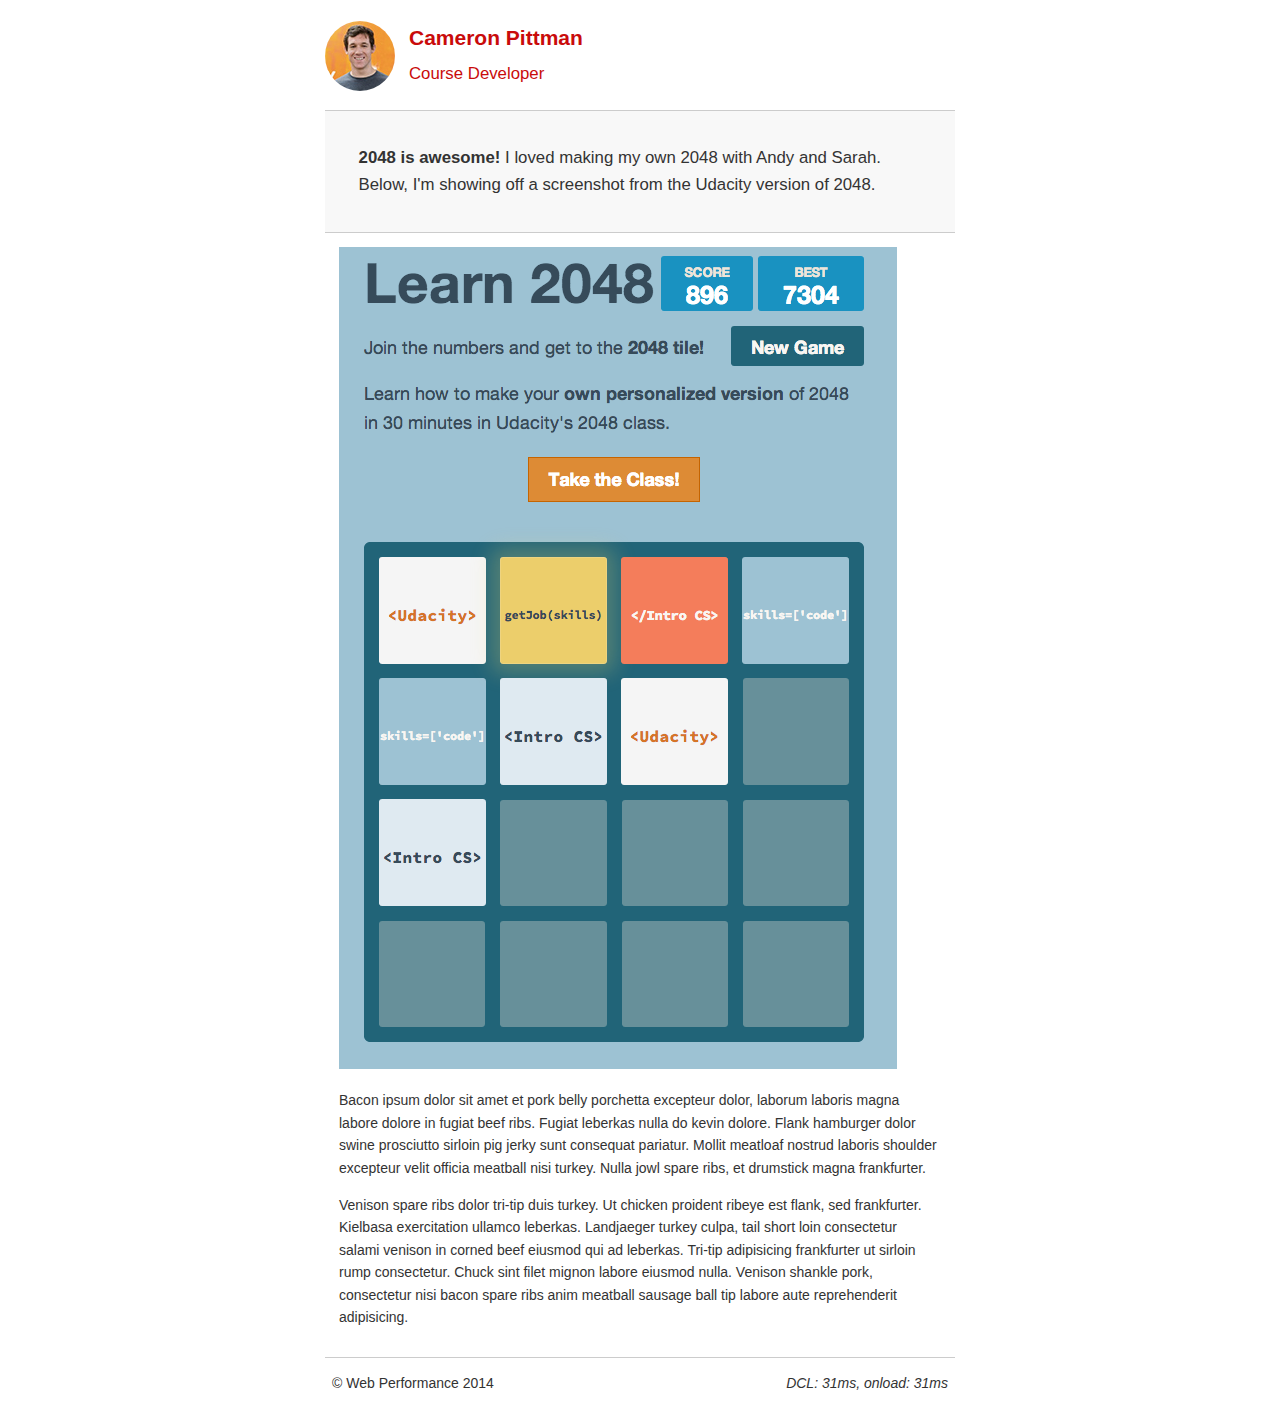
<file: project-2048.html>
<!DOCTYPE html>
<html lang="en">
  <head>
    <meta charset="utf-8">
    <meta name="viewport" content="width=device-width, initial-scale=1">
    <meta name="description" content=" FILL ME IN ">
    <meta name="author" content=" FILL ME IN ">
    <title>Cameron Pittman: Portfolio</title>

    <!-- Hmm, what is the impact of web fonts on speed? Measure it... -->
    <!-- <link href="//fonts.googleapis.com/css?family=Open+Sans:400,700" rel="stylesheet"> -->

    <link href="css/style.css" rel="stylesheet">
    <link href="css/print.css" rel="stylesheet">

    <script>
      (function(w,g){w['GoogleAnalyticsObject']=g;
      w[g]=w[g]||function(){(w[g].q=w[g].q||[]).push(arguments)};w[g].l=1*new Date();})(window,'ga');

      // Optional TODO: replace with your Google Analytics profile ID.
      ga('create', 'UA-XXXX-Y');
      ga('send', 'pageview');
    </script>
    <script src="//www.google-analytics.com/analytics.js"></script>
    <script src="js/perfmatters.js"></script>
  </head>

  <body>
    <header>
      <a href="/"><img src="img/profilepic.jpg"></a>
      <p>Cameron Pittman<br><span>Course Developer</span></p>
    </header>

    <div class="container">
      <div class="hero">
        <strong>2048 is awesome!</strong> I loved making my own 2048 with Andy and Sarah. Below, I'm showing off a screenshot from the Udacity version of 2048.
      </div>

      <div class="content">

        <img class="img-responsive" src="img/2048.png">

        <p>Bacon ipsum dolor sit amet et pork belly porchetta excepteur dolor, laborum laboris magna labore dolore in fugiat beef ribs. Fugiat leberkas nulla do kevin dolore. Flank hamburger dolor swine prosciutto sirloin pig jerky sunt consequat pariatur. Mollit meatloaf nostrud laboris shoulder excepteur velit officia meatball nisi turkey. Nulla jowl spare ribs, et drumstick magna frankfurter.</p>

        <p>Venison spare ribs dolor tri-tip duis turkey. Ut chicken proident ribeye est flank, sed frankfurter. Kielbasa exercitation ullamco leberkas. Landjaeger turkey culpa, tail short loin consectetur salami venison in corned beef eiusmod qui ad leberkas. Tri-tip adipisicing frankfurter ut sirloin rump consectetur. Chuck sint filet mignon labore eiusmod nulla. Venison shankle pork, consectetur nisi bacon spare ribs anim meatball sausage ball tip labore aute reprehenderit adipisicing.</p>

    </div>

    <footer>
      <p>&copy; Web Performance 2014 <span id="crp-stats"></span></p>
    </footer>
  </body>
</html>
</file>
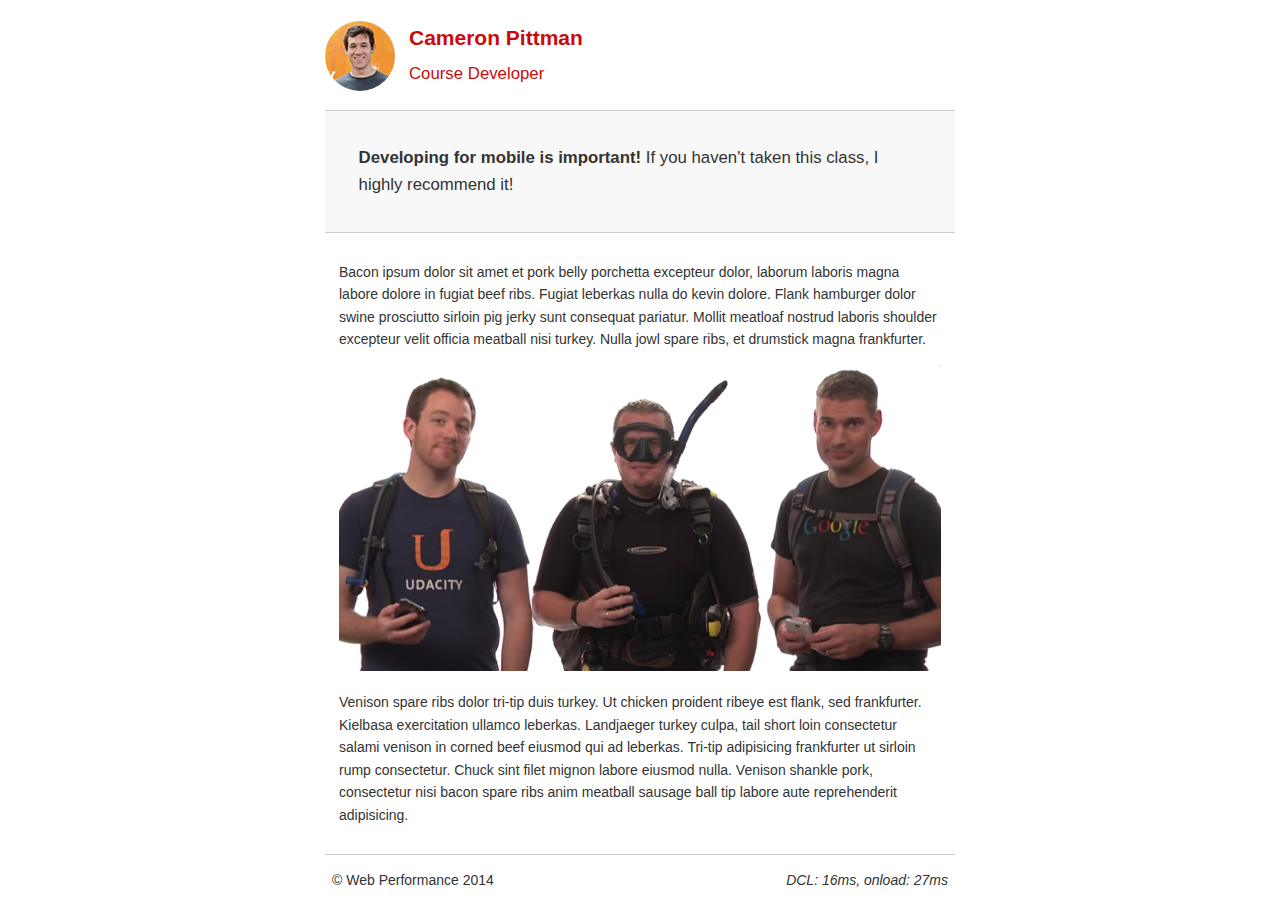
<file: project-mobile.html>
<!DOCTYPE html>
<html lang="en">
  <head>
    <meta charset="utf-8">
    <meta name="viewport" content="width=device-width, initial-scale=1">
    <meta name="description" content=" FILL ME IN ">
    <meta name="author" content=" FILL ME IN ">
    <title>Cameron Pitman: Portfolio</title>

    <!-- Hmm, what is the impact of web fonts on speed? Measure it... -->
    <!-- <link href="//fonts.googleapis.com/css?family=Open+Sans:400,700" rel="stylesheet"> -->

    <link href="css/style.css" rel="stylesheet">
    <link href="css/print.css" rel="stylesheet">

    <script>
      (function(w,g){w['GoogleAnalyticsObject']=g;
      w[g]=w[g]||function(){(w[g].q=w[g].q||[]).push(arguments)};w[g].l=1*new Date();})(window,'ga');

      // Optional TODO: replace with your Google Analytics profile ID.
      ga('create', 'UA-XXXX-Y');
      ga('send', 'pageview');
    </script>
    <script src="http://www.google-analytics.com/analytics.js"></script>
    <script async src="js/perfmatters.js"></script>
  </head>

  <body>
    <header>
      <a href="/"><img src="img/profilepic.jpg"></a>
      <p>Cameron Pittman<br><span>Course Developer</span></p>
    </header>

    <div class="container">
      <div class="hero">
        <strong>Developing for mobile is important!</strong> If you haven't taken this class, I highly recommend it!
      </div>

      <div class="content">

        <p>Bacon ipsum dolor sit amet et pork belly porchetta excepteur dolor, laborum laboris magna labore dolore in fugiat beef ribs. Fugiat leberkas nulla do kevin dolore. Flank hamburger dolor swine prosciutto sirloin pig jerky sunt consequat pariatur. Mollit meatloaf nostrud laboris shoulder excepteur velit officia meatball nisi turkey. Nulla jowl spare ribs, et drumstick magna frankfurter.</p>

        <img src="img/mobilewebdev.jpg">

        <p>Venison spare ribs dolor tri-tip duis turkey. Ut chicken proident ribeye est flank, sed frankfurter. Kielbasa exercitation ullamco leberkas. Landjaeger turkey culpa, tail short loin consectetur salami venison in corned beef eiusmod qui ad leberkas. Tri-tip adipisicing frankfurter ut sirloin rump consectetur. Chuck sint filet mignon labore eiusmod nulla. Venison shankle pork, consectetur nisi bacon spare ribs anim meatball sausage ball tip labore aute reprehenderit adipisicing.</p>

    </div>

    <footer>
      <p>&copy; Web Performance 2014 <span id="crp-stats"></span></p>
    </footer>
  </body>
</html>
</file>
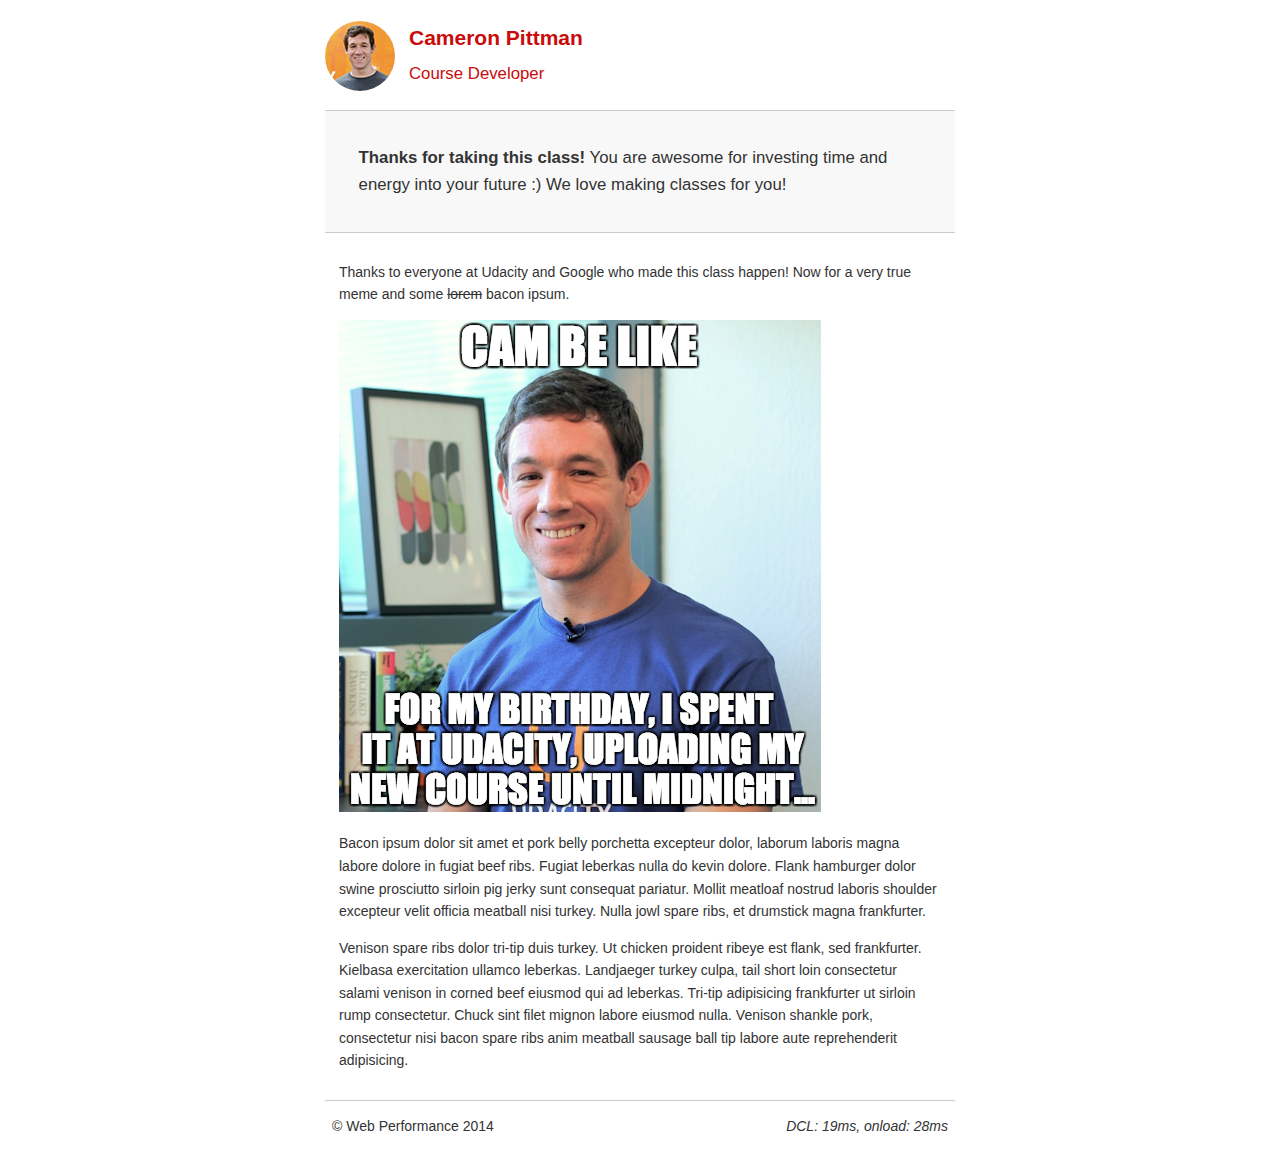
<file: project-webperf.html>
<!DOCTYPE html>
<html lang="en">
  <head>
    <meta charset="utf-8">
    <meta name="viewport" content="width=device-width, initial-scale=1">
    <meta name="description" content=" FILL ME IN ">
    <meta name="author" content=" FILL ME IN ">
    <title>Cameron Pittman: Portfolio</title>

    <!-- Hmm, what is the impact of web fonts on speed? Measure it... -->
    <!-- <link href="//fonts.googleapis.com/css?family=Open+Sans:400,700" rel="stylesheet"> -->

    <link href="css/style.css" rel="stylesheet">
    <link href="css/print.css" rel="stylesheet">

    <script>
      (function(w,g){w['GoogleAnalyticsObject']=g;
      w[g]=w[g]||function(){(w[g].q=w[g].q||[]).push(arguments)};w[g].l=1*new Date();})(window,'ga');

      // Optional TODO: replace with your Google Analytics profile ID.
      ga('create', 'UA-XXXX-Y');
      ga('send', 'pageview');
    </script>
    <script src="http://www.google-analytics.com/analytics.js"></script>
    <script async src="js/perfmatters.js"></script>
  </head>

  <body>
    <header>
      <a href="/"><img src="img/profilepic.jpg"></a>
      <p>Cameron Pittman<br><span>Course Developer</span></p>
    </header>

    <div class="container">
      <div class="hero">
        <strong>Thanks for taking this class!</strong> You are awesome for investing time and energy into your future :) We love making classes for you!
      </div>

      <div class="content">

        <p>Thanks to everyone at Udacity and Google who made this class happen! Now for a very true meme and some <strike>lorem</strike> bacon ipsum.</p>

        <img src="img/cam_be_like.jpg">

        <p>Bacon ipsum dolor sit amet et pork belly porchetta excepteur dolor, laborum laboris magna labore dolore in fugiat beef ribs. Fugiat leberkas nulla do kevin dolore. Flank hamburger dolor swine prosciutto sirloin pig jerky sunt consequat pariatur. Mollit meatloaf nostrud laboris shoulder excepteur velit officia meatball nisi turkey. Nulla jowl spare ribs, et drumstick magna frankfurter.</p>

        <p>Venison spare ribs dolor tri-tip duis turkey. Ut chicken proident ribeye est flank, sed frankfurter. Kielbasa exercitation ullamco leberkas. Landjaeger turkey culpa, tail short loin consectetur salami venison in corned beef eiusmod qui ad leberkas. Tri-tip adipisicing frankfurter ut sirloin rump consectetur. Chuck sint filet mignon labore eiusmod nulla. Venison shankle pork, consectetur nisi bacon spare ribs anim meatball sausage ball tip labore aute reprehenderit adipisicing.</p>

    </div>

    <footer>
      <p>&copy; Web Performance 2014 <span id="crp-stats"></span></p>
    </footer>
  </body>
</html>
</file>
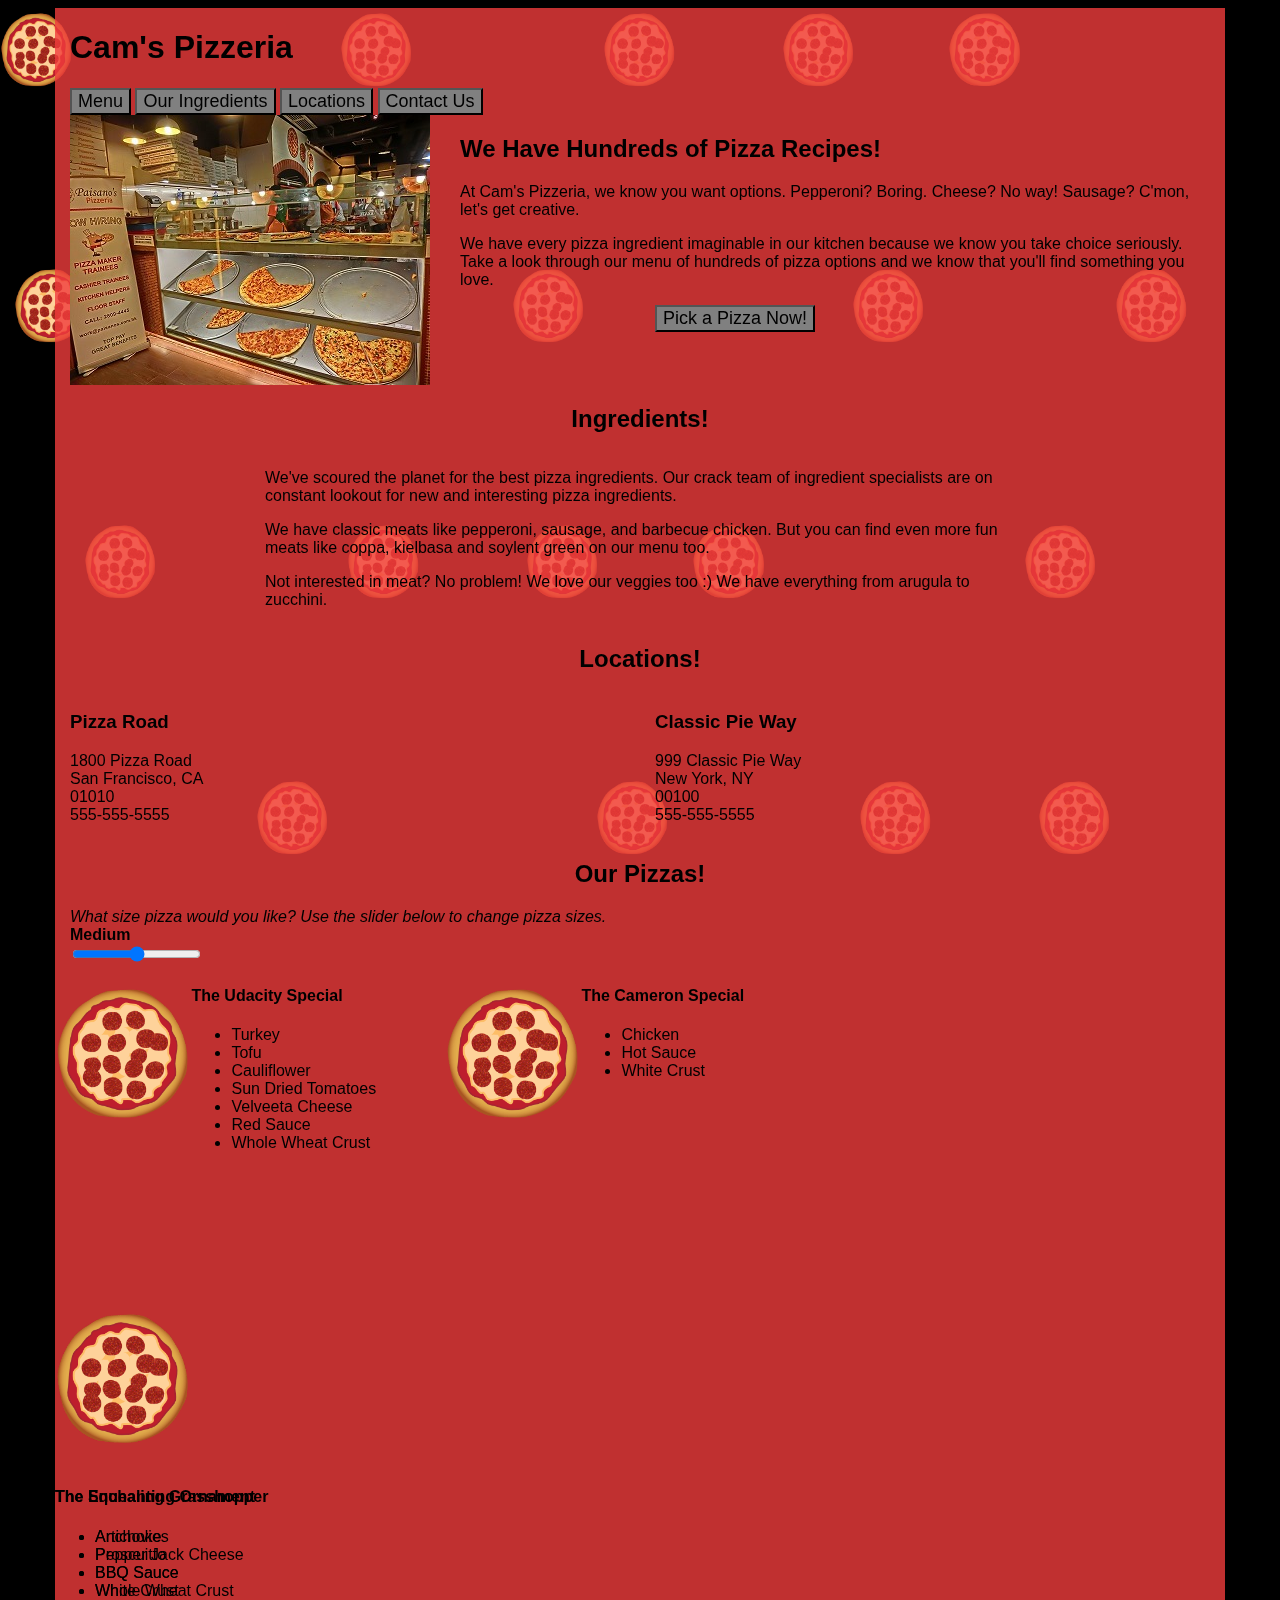
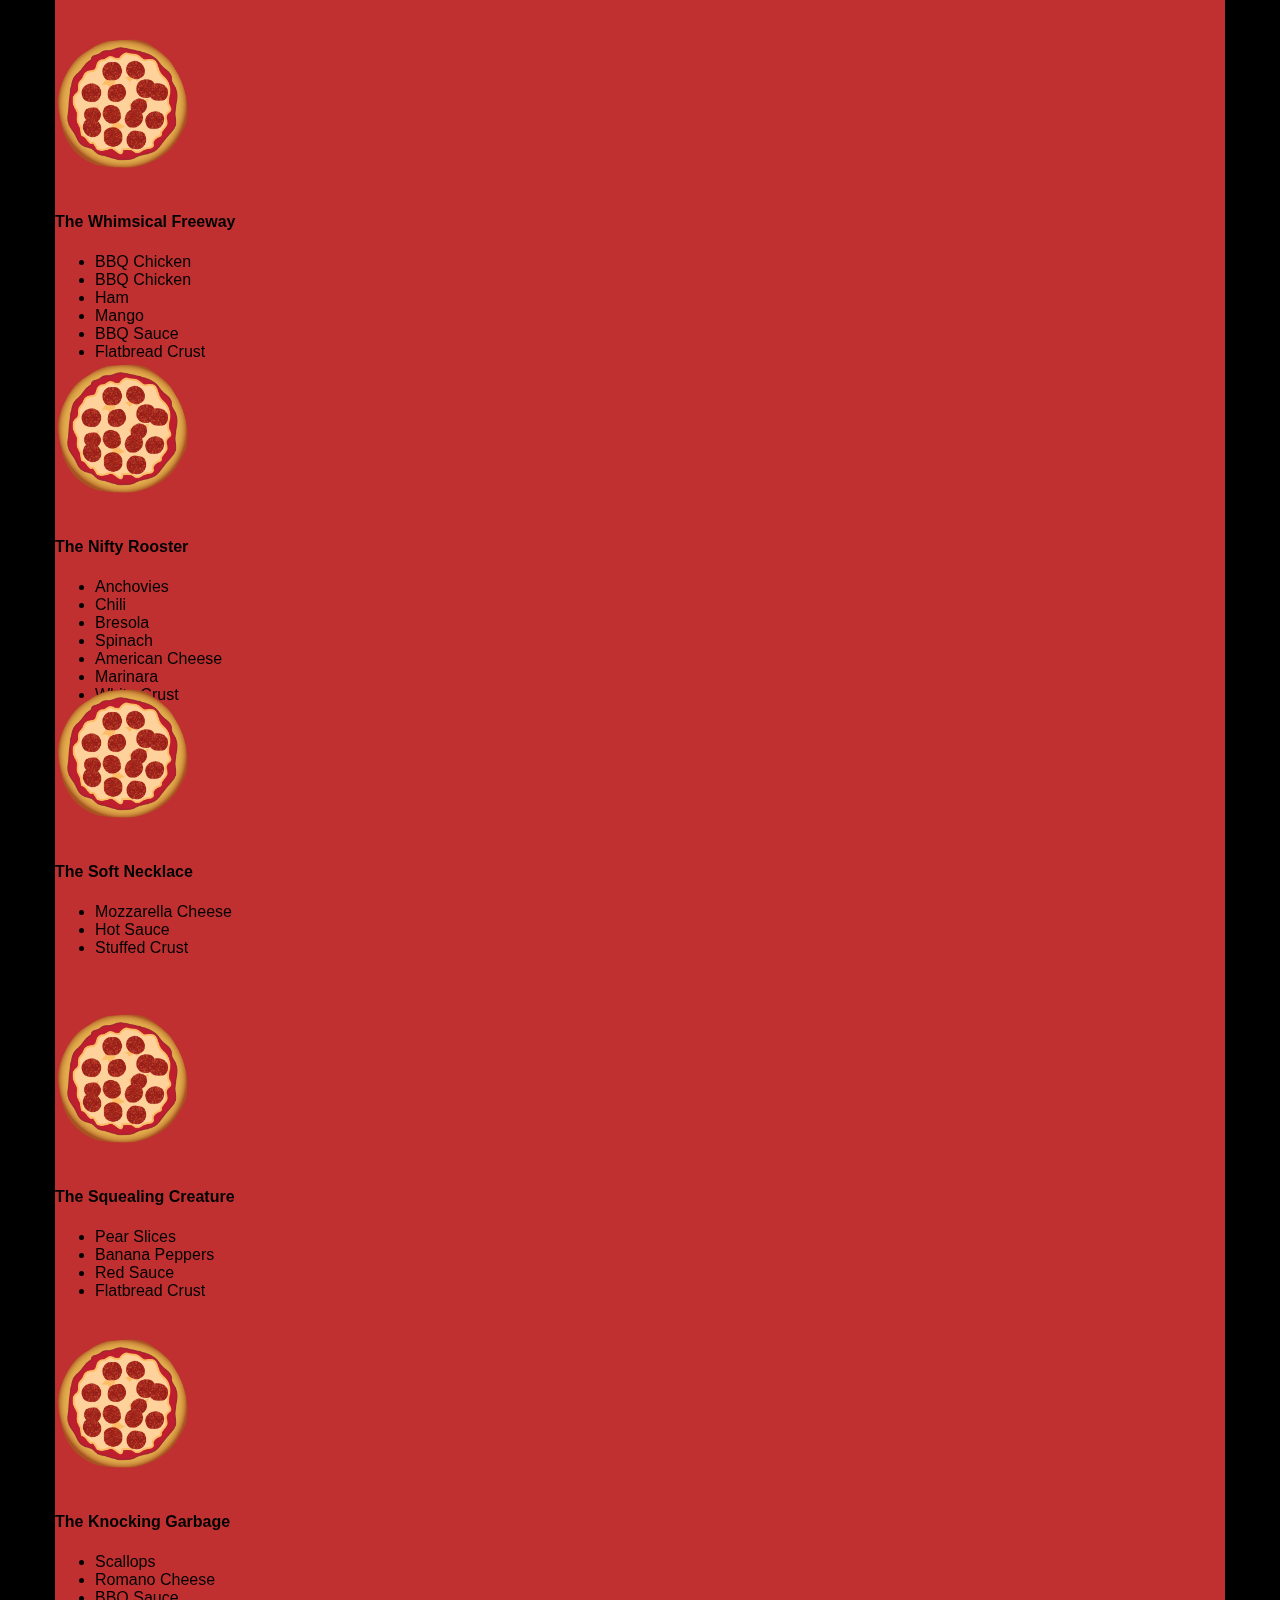
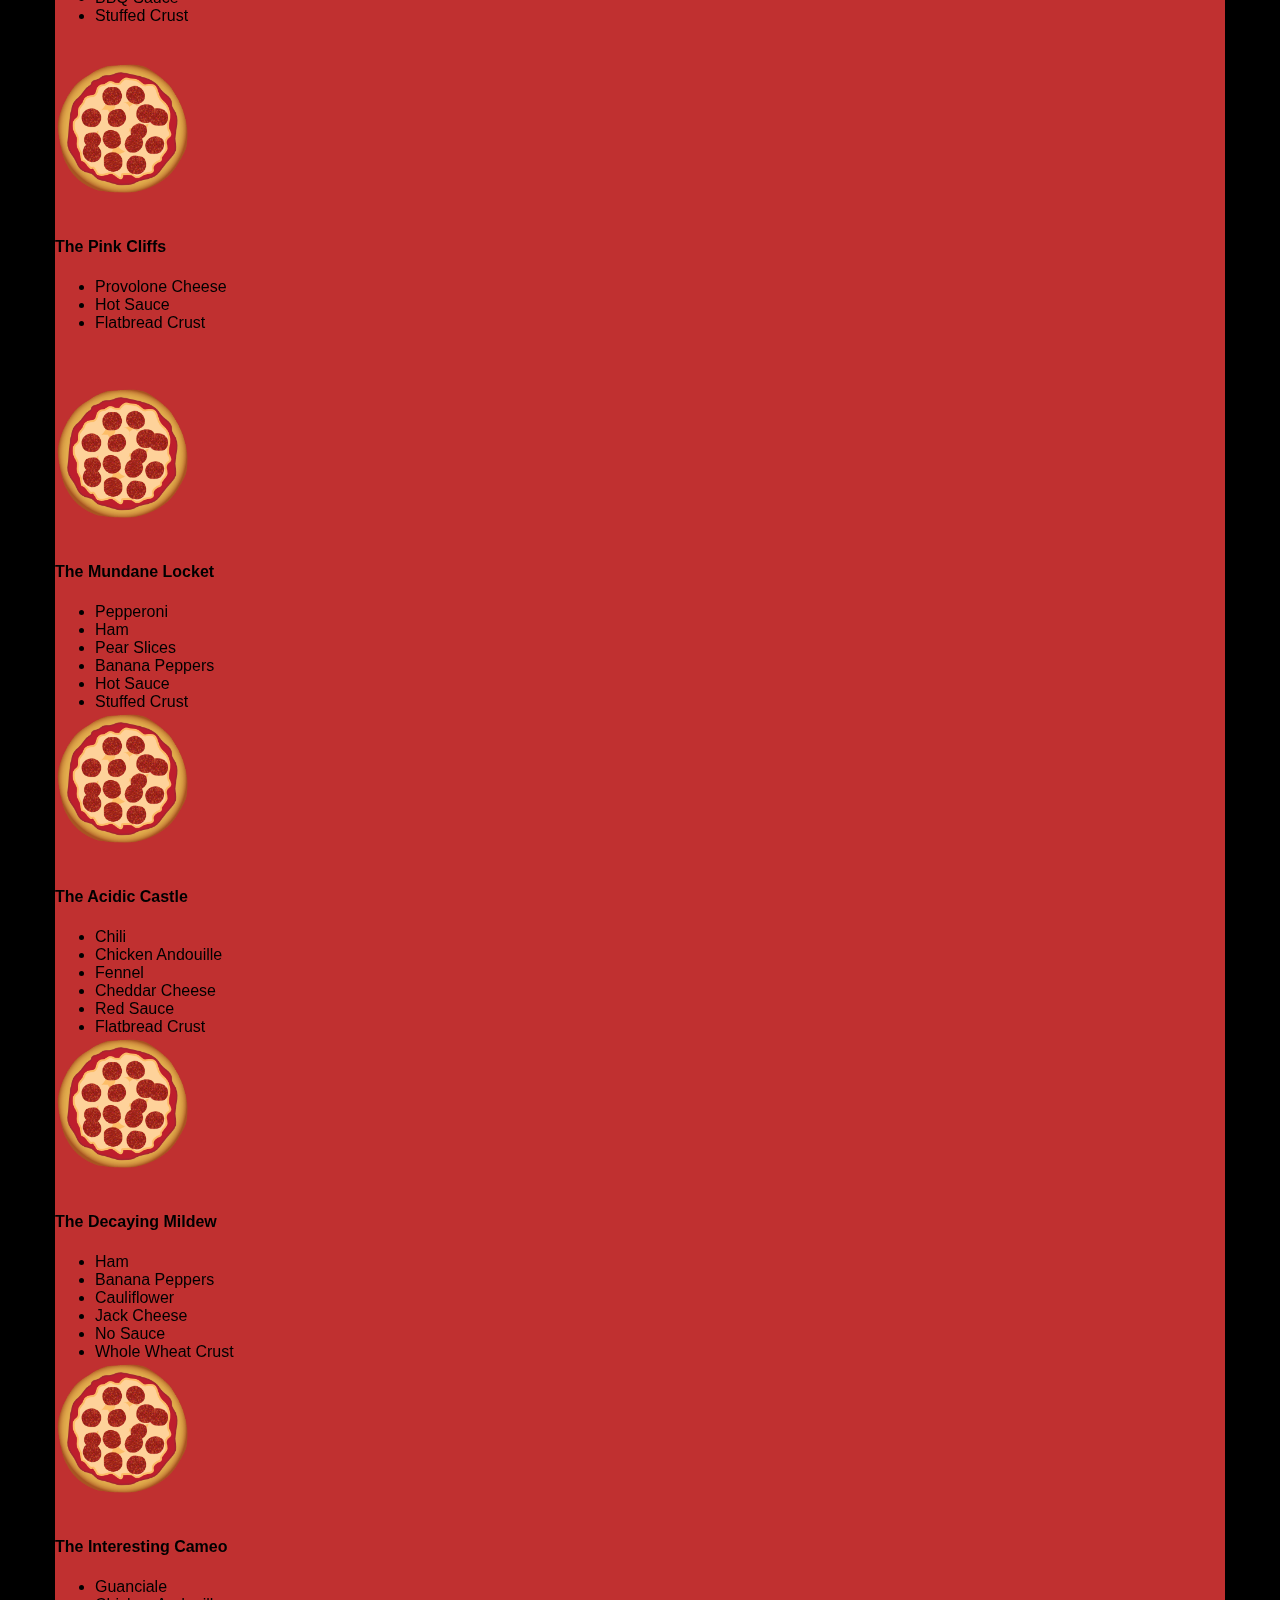
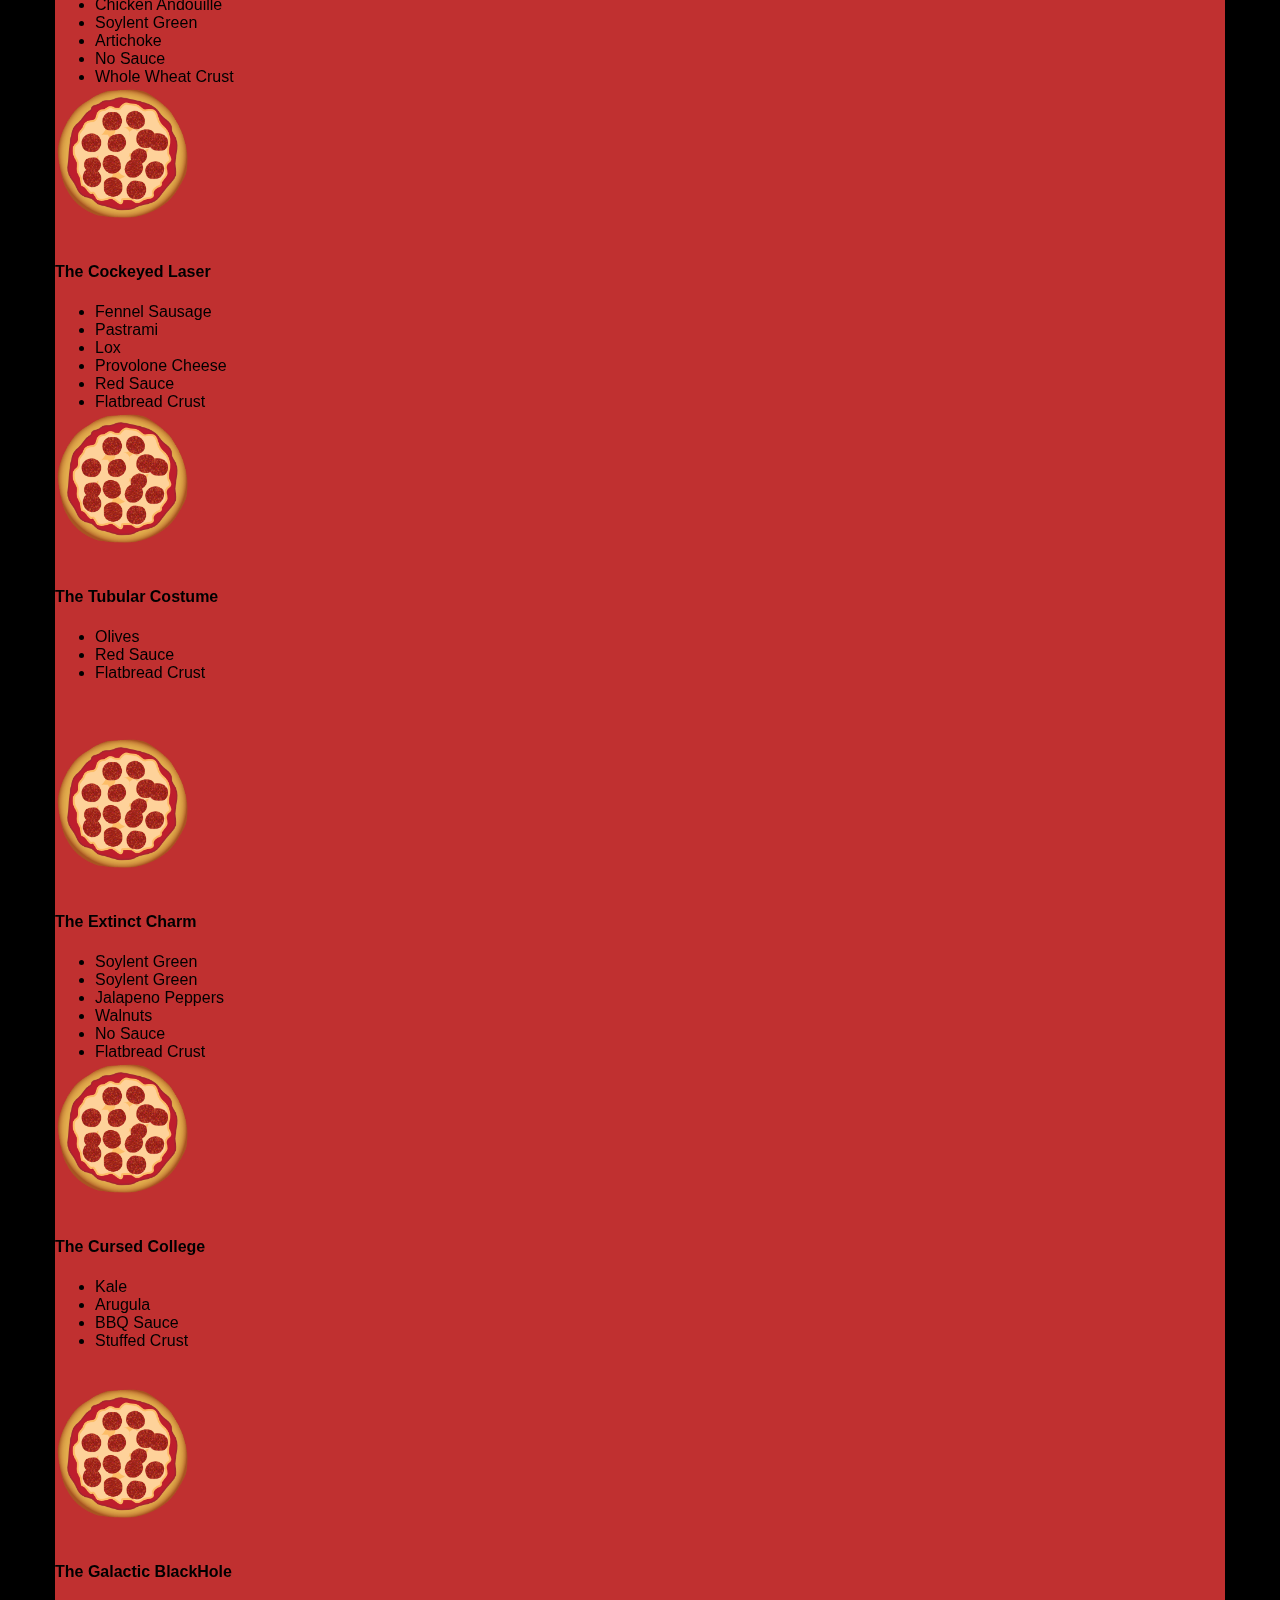
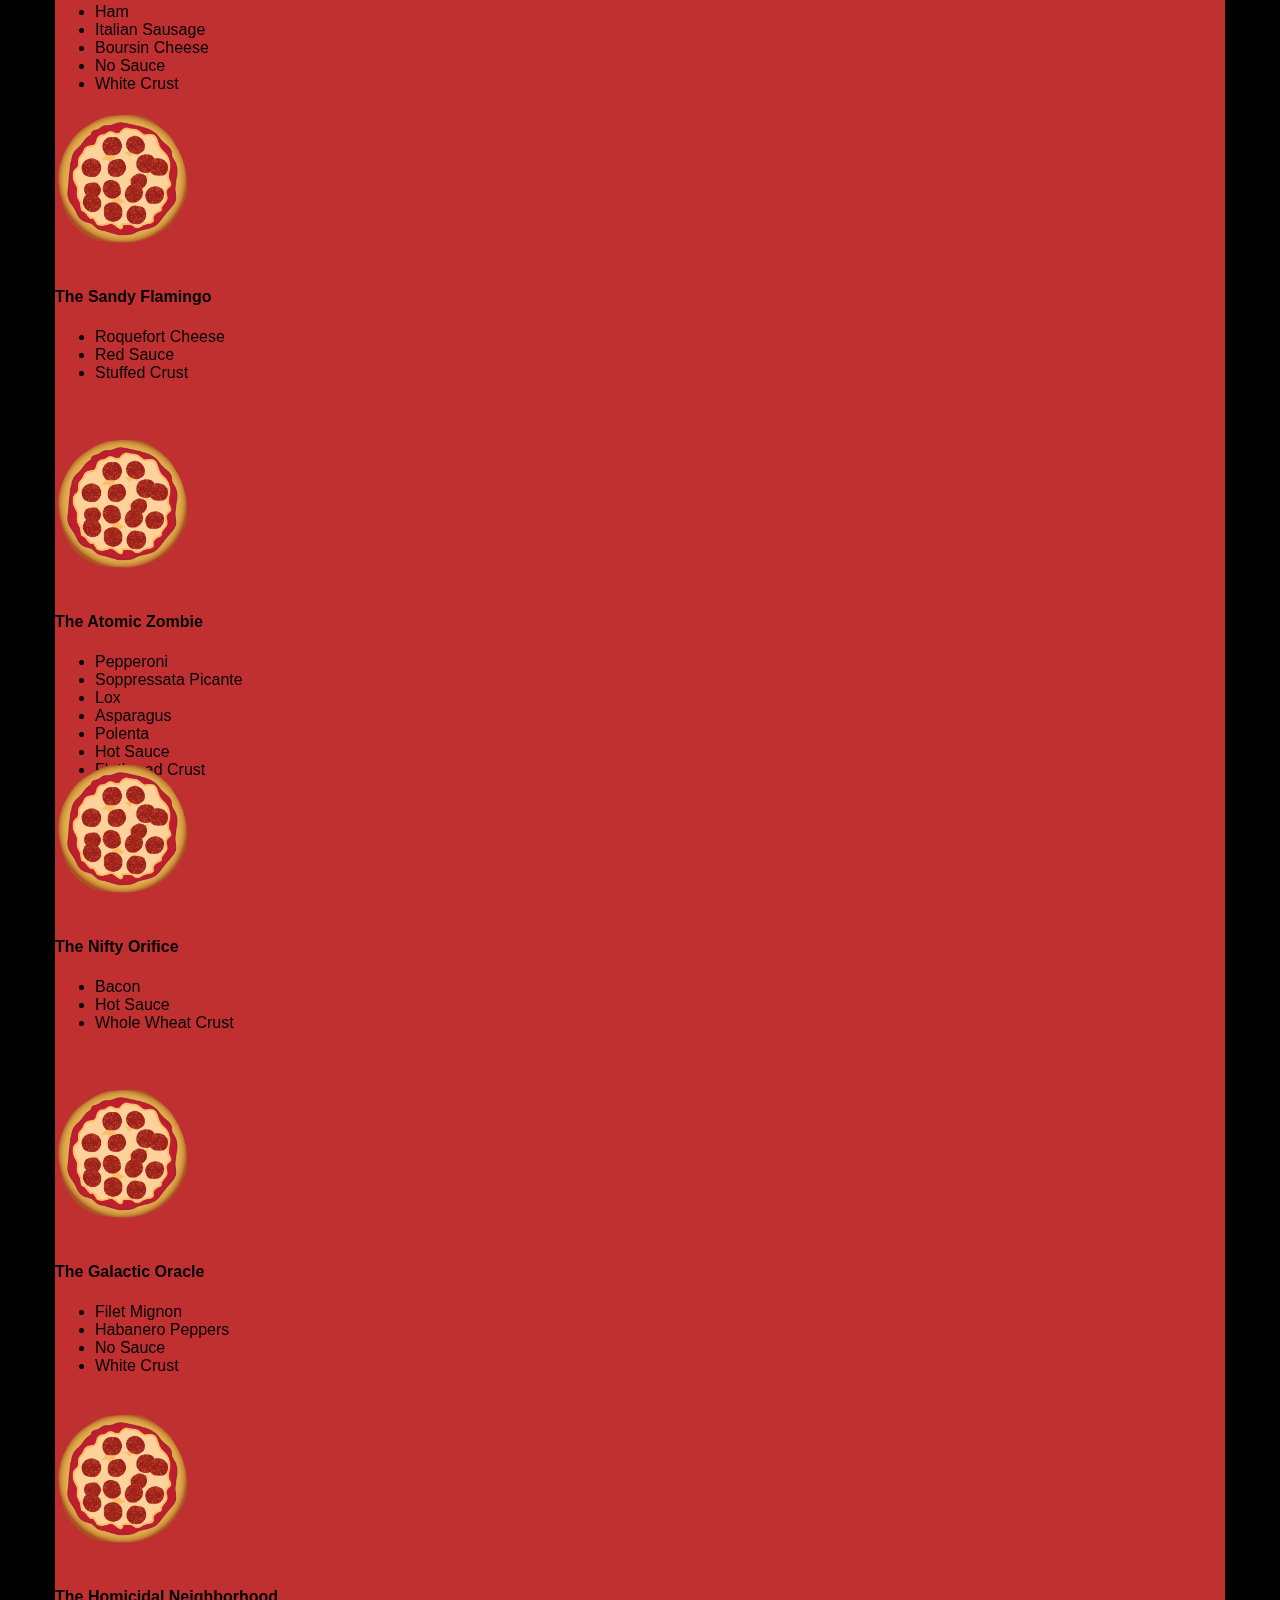
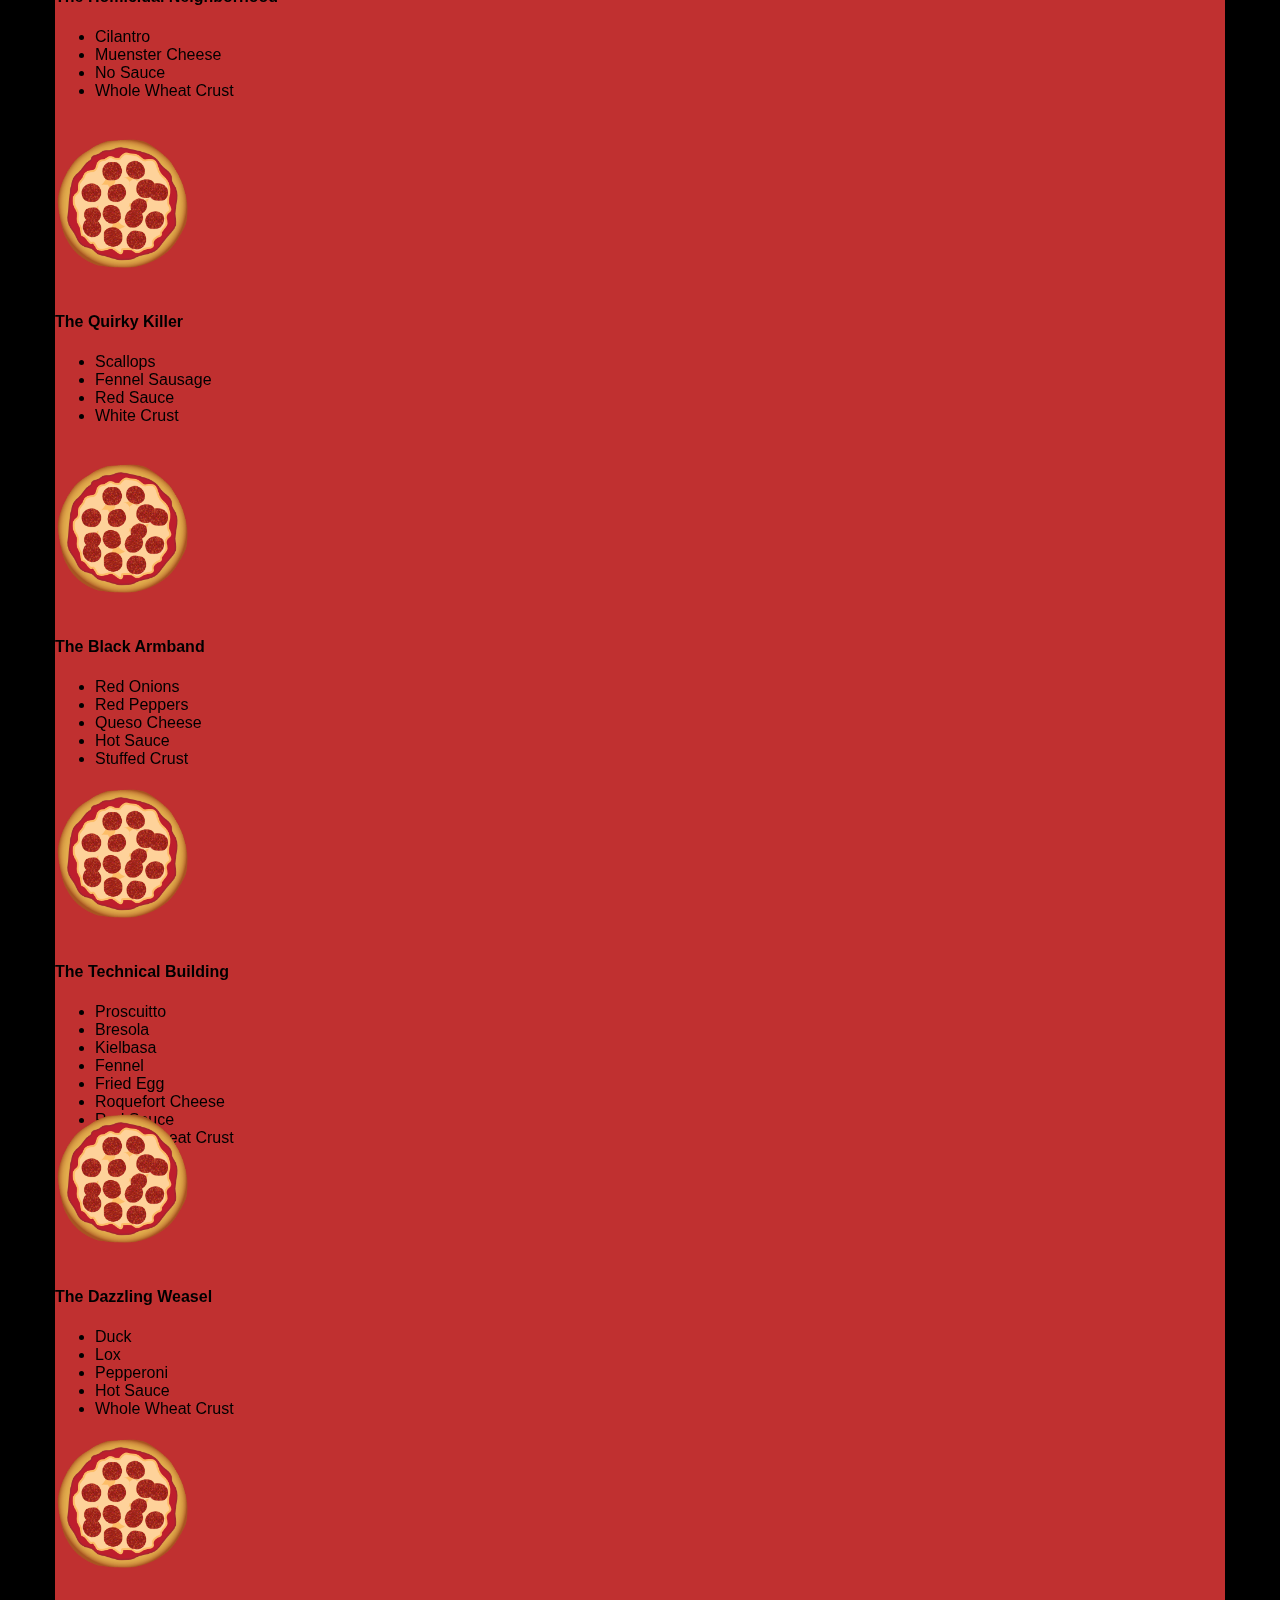
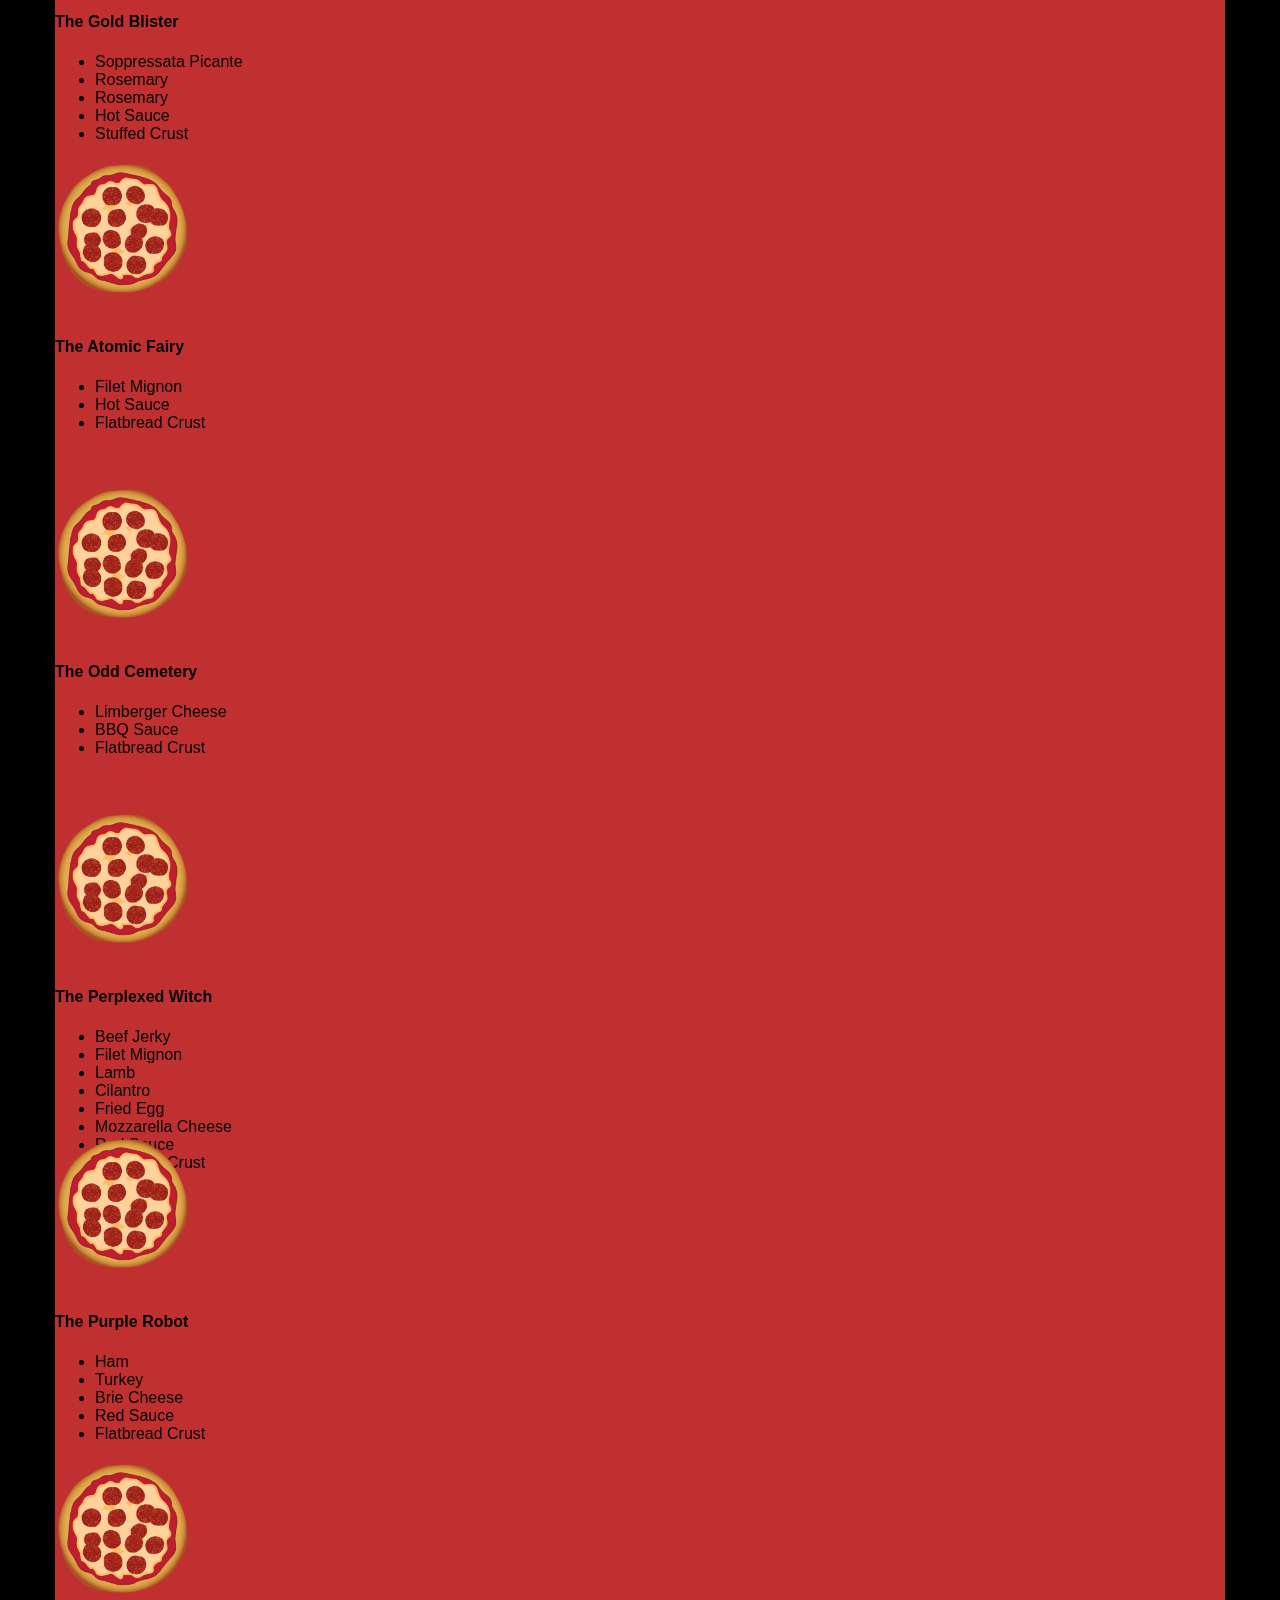
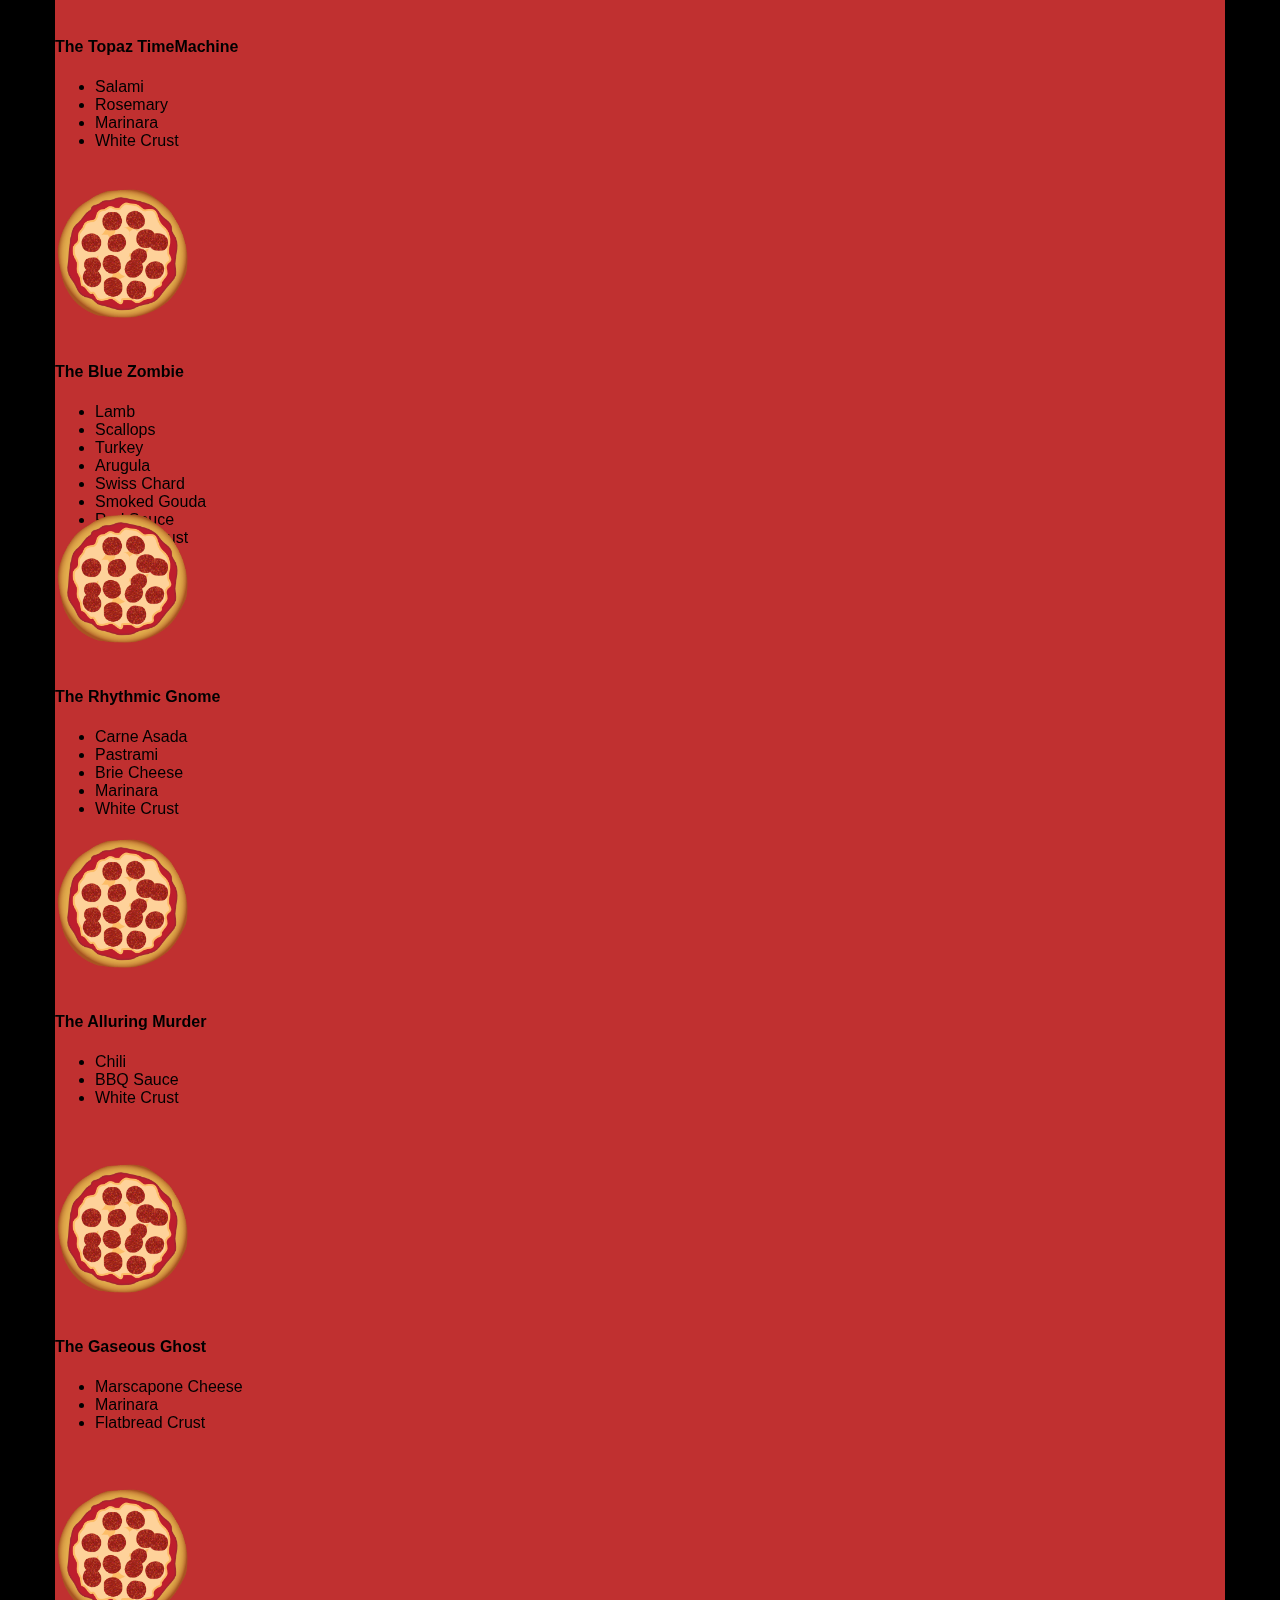
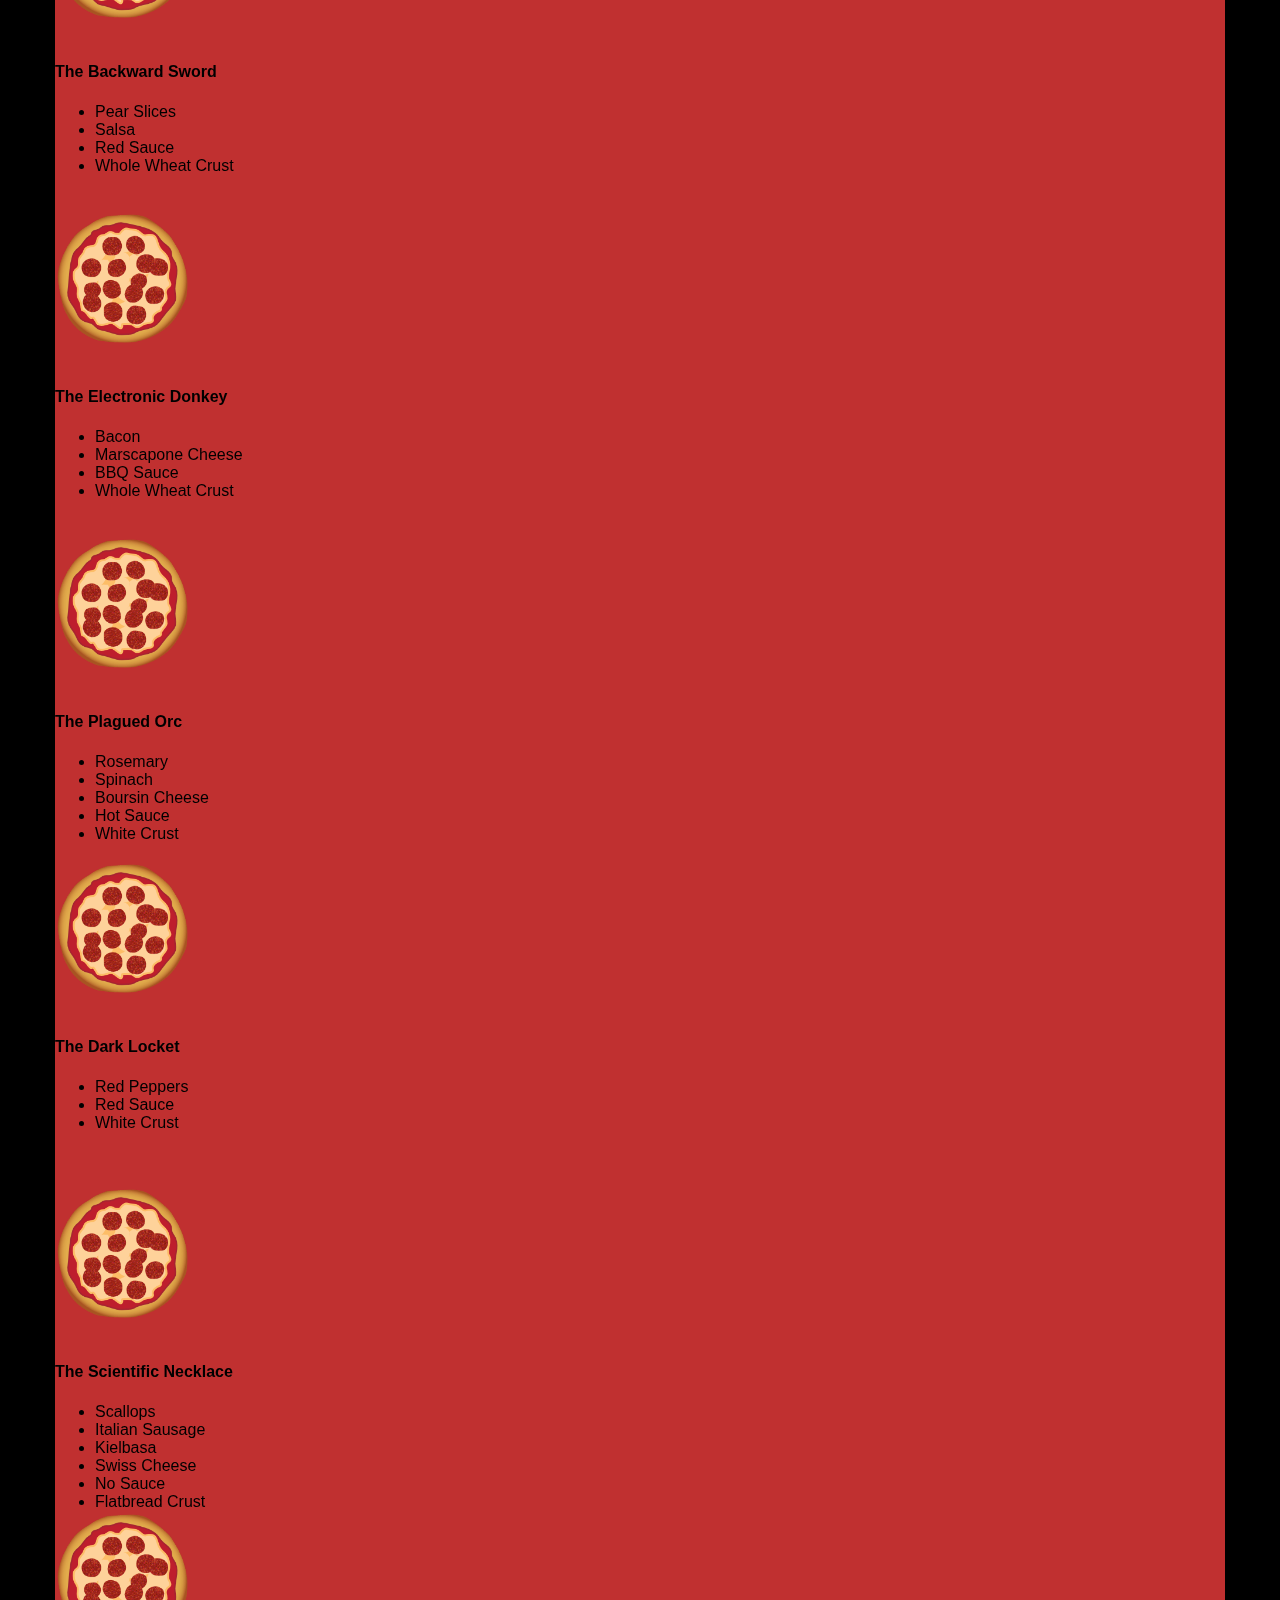
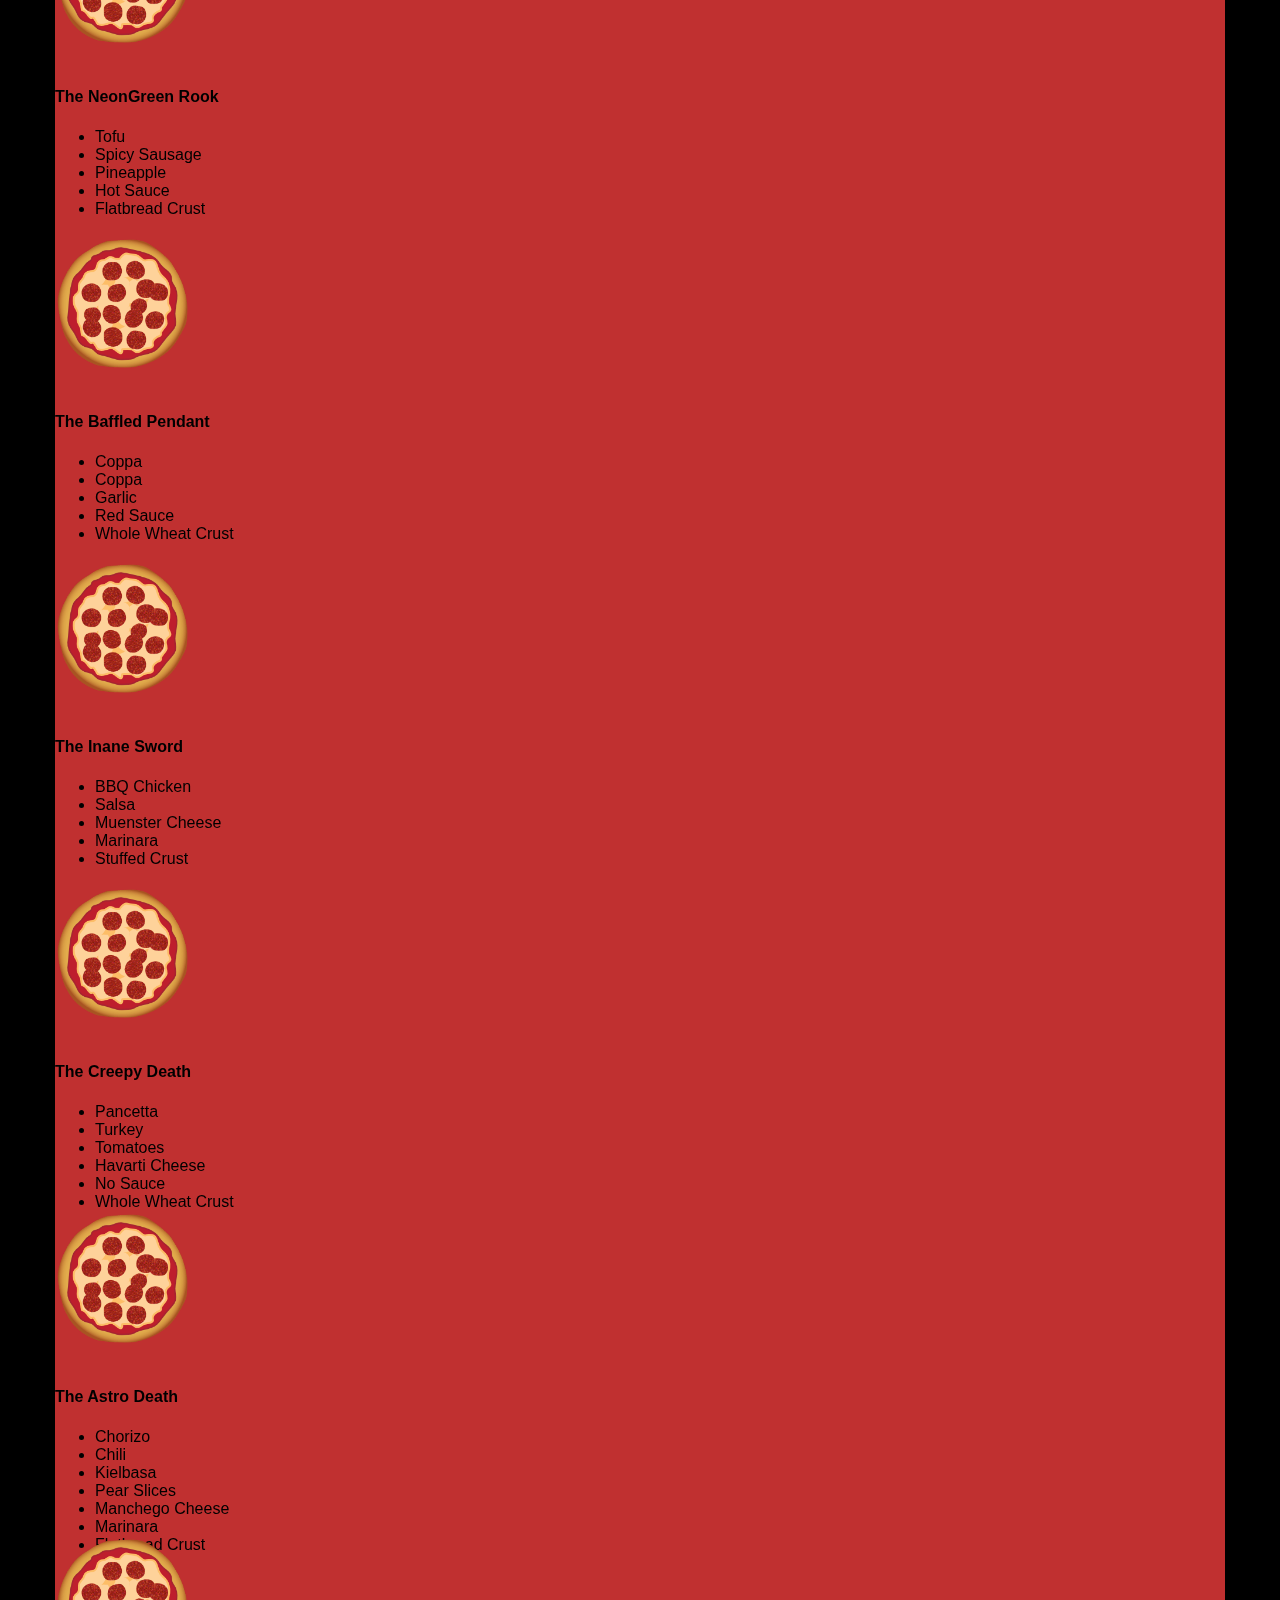
<file: views/pizza.html>
<!DOCTYPE HTML>
<html>
  <head>
    <!-- make style.css inline -->
    <style>
      *
      {
        -webkit-box-sizing: border-box;
        -moz-box-sizing: border-box;
        -box-sizing: border-box;
      }

      body
      {
        font-family: "Trebuchet MS", Helvetica, sans-serif;
        background: black;
      }

      input
      {
        background: grey;
        font-size: 18px;
      }

      form
      {
        display: inline-block;
      }

      .centered
      {
        text-align: center;
      }

      #pizzaSize
      {
        font-weight: 800;
      }

      .mover
      {
        position: fixed;
        width: 256px;
        z-index: -1;
      }

      .randomPizzaContainer
      {
        float: left;
        display: flex;
      }

      .randomPizzaContainer:after
      {
        content: "";
        display: table;
        clear:both;
      }

      .container
      {
        background-color: rgba(240, 60, 60, 0.8);
      }
    </style>
    <link rel="stylesheet" href="css/bootstrap-grid.css">
  </head>

  <body>
    <div class="container">
      <div id="header" class="row">
        <div class="col-md-6">
          <div class="row">
            <div class="col-md-12">
              <h1>Cam's Pizzeria</h1>
              <div class="row">
                <div id="menu" class="col-md-12">
                  <form action="#randomPizzas">
                    <input type="submit" value="Menu">
                  </form>
                  <form action="#ingredients">
                    <input type="submit" value="Our Ingredients">
                  </form>
                  <form action="#locations">
                    <input type="submit" value="Locations">
                  </form>
                  <form action="#" onsubmit="alert('Thanks for clicking! This button doesn\'t do anything because this is a fake pizzeria :\)')">
                    <input type="submit" value="Contact Us">
                  </form>
                </div>
              </div>
            </div>
          </div>
        </div>
        <div id="movingPizzas1" class="col-md-6">
        </div>
      </div>
      <div id="callToAction" class="row">
        <div class="col-md-4">
          <img src="images/pizzeria_mini.jpg" class="img-responsive"> <!-- Image credit to: http://commons.wikimedia.org/wiki/File:HK_TST_night_%E5%98%89%E8%98%AD%E9%81%93_Granville_Road_restaurant_Paisano's_Pizzeria_pizza_Dec-2013.JPG -->
        </div>
        <div class="col-md-8">
          <div class="row">
            <div class="col-md-12">
              <h2>We Have Hundreds of Pizza Recipes!</h2>
              <p>At Cam's Pizzeria, we know you want options. Pepperoni? Boring. Cheese? No way! Sausage? C'mon, let's get creative.</p>

              <p>We have every pizza ingredient imaginable in our kitchen because we know you take choice seriously. Take a look through our menu of hundreds of pizza options and we know that you'll find something you love.</p>
            </div>
          </div>
          <div class="row">
            <div class="col-md-6 col-md-push-3">
              <form action="#randomPizzas">
                <input type="submit" value="Pick a Pizza Now!">
              </form>
            </div>
          </div>
        </div>
      </div>
      <div id="ingredients" class="row">
        <div class="col-md-8 col-md-push-2">
          <div class="row">
            <div class="col-md-12 centered">
              <h2>Ingredients!</h2>
            </div>
          </div>
          <div class="row">
            <div class="col-md-12">
              <p>We've scoured the planet for the best pizza ingredients. Our crack team of ingredient specialists are on constant lookout for new and interesting pizza ingredients.</p>

              <p>We have classic meats like pepperoni, sausage, and barbecue chicken. But you can find even more fun meats like coppa, kielbasa and soylent green on our menu too.</p>

              <p>Not interested in meat? No problem! We love our veggies too :) We have everything from arugula to zucchini.</p>
            </div>
          </div>
        </div>
      </div>
      <div id="locations" class="row">
        <div class="col-md-12">
          <h2 style="text-align: center">Locations!</h2>
          <div class="row">
            <div class="col-md-6">
              <h3>Pizza Road</h3>
              <p>1800 Pizza Road<br>San Francisco, CA<br>01010<br>555-555-5555</p>
            </div>
            <div class="col-md-6">
              <h3>Classic Pie Way</h3>
              <p>999 Classic Pie Way<br>New York, NY<br>00100<br>555-555-5555</p>
            </div>
          </div>
        </div>
      </div>
      <div id="pizzaGenerator" class="row">
        <div class="col-md-12">
          <h2 style="text-align: center">Our Pizzas!</h2>
          <div class="row">
            <div class="col-md-12">
              <em>What size pizza would you like? Use the slider below to change pizza sizes.</em>
            </div>
            <div id="pizzaSize" class="col-md-6">Medium</div>
            <div class="col-md-12">
              <input id="sizeSlider" type="range" min="1" max="3" value="2" step="1" onchange="resizePizzas(this.value)"></input>
            </div>
          </div>
          <div id="randomPizzas" class="row">
            <div id="pizza0" class="randomPizzaContainer" style="width:33.33%; height: 325px;">
              <div style="width:35%">
                <img src="images/pizza_mini.png" class="img-responsive">
              </div>
              <div style="width:65%">
                <h4>The Udacity Special</h4>
                <ul>
                  <li>Turkey</li>
                  <li>Tofu</li>
                  <li>Cauliflower</li>
                  <li>Sun Dried Tomatoes</li>
                  <li>Velveeta Cheese</li>
                  <li>Red Sauce</li>
                  <li>Whole Wheat Crust</li>
                </ul>
              </div>
            </div>
            <div id="pizza1" class="randomPizzaContainer" style="width:33.33%; height: 325px;">
              <div style="width:35%">
                <img src="images/pizza_mini.png" class="img-responsive">
              </div>
              <div style="width:65%">
                <h4>The Cameron Special</h4>
                <ul>
                  <li>Chicken</li>
                  <li>Hot Sauce</li>
                  <li>White Crust</li>
                </ul>
              </div>
            </div>
          </div>
        </div>
      </div>
      <div id="footer" class="col-md-12">Thanks for visiting! &copy; 2014 Udacity</div>
    </div>
    <script type="text/javascript" src="js/main.js"></script>
  </body>

</html>
</file>
<file: css/style.css>
html {
  font-size: 100%;
  overflow-y: scroll;
  -webkit-tap-highlight-color: rgba(0,0,0,0);
  -ms-text-size-adjust: 100%;
  -webkit-text-size-adjust: none;
}
body { margin: 0; font-size: 14px; line-height: 1.61; font-weight: 400; }
body, button, input, select, textarea { font-family: 'Open Sans', sans-serif; color: #333; }

a { color: #12C; }
a:visited { color: #61C; }
a:focus { outline: thin dotted; }
a:hover, a:active { color: #c00; outline: 0; }

b, strong { font-weight: bold; }
pre, code { font-family: monospace, monospace; font-size: 1em; }
ul, ol { margin: 1em 0; padding: 0 0 0 20px; }
img { border: 0; max-width: 100%; }

body { background: #fff; }
header, footer, .container { max-width: 45em; margin: 0 auto; }

header { padding: 0 0.5em; color: #C90B0B; }
header img { border-radius: 40px; float: left; }
header p { font-size:1.5em; font-weight: bold; padding-left: 4em;}
header p span { font-size: 0.8em; font-weight: normal;}

.hero { padding: 2em; background-color: #f8f8f8; font-size:1.2em;
  border-bottom: 1px solid #ccc;
  border-top: 1px solid #ccc;
}

.content { padding: 1em 1em; }
.content li { list-style-type: none; font-size: 1.1em;}
li img { float:left; padding-right: 1em; }
li p { font-size: 0.9em; font-style: italic; }

footer {
  padding: 0 0.5em;
  border-top: 1px solid #ccc;
}
footer span { float: right; font-style: italic; }

/* Smartphones (portrait) */
@media only screen and (max-width: 480px) {
  body { font-size: 12px;}
  header p { padding-left: 4.5em;}
}
</file>
<file: css/print.css>
@media print {
  * { background: transparent !important; color: black !important; text-shadow: none !important; filter:none !important; -ms-filter: none !important; }
  a, a:visited { color: #444 !important; text-decoration: underline; }
  a[href]:after { content: " (" attr(href) ")"; }
  tr, img { page-break-inside: avoid; }
  img { max-width: 100% !important; }
  @page { margin: 0.5cm; }
  p, h2, h3 { orphans: 3; widows: 3; }
  h2, h3{ page-break-after: avoid; }
}
</file>
